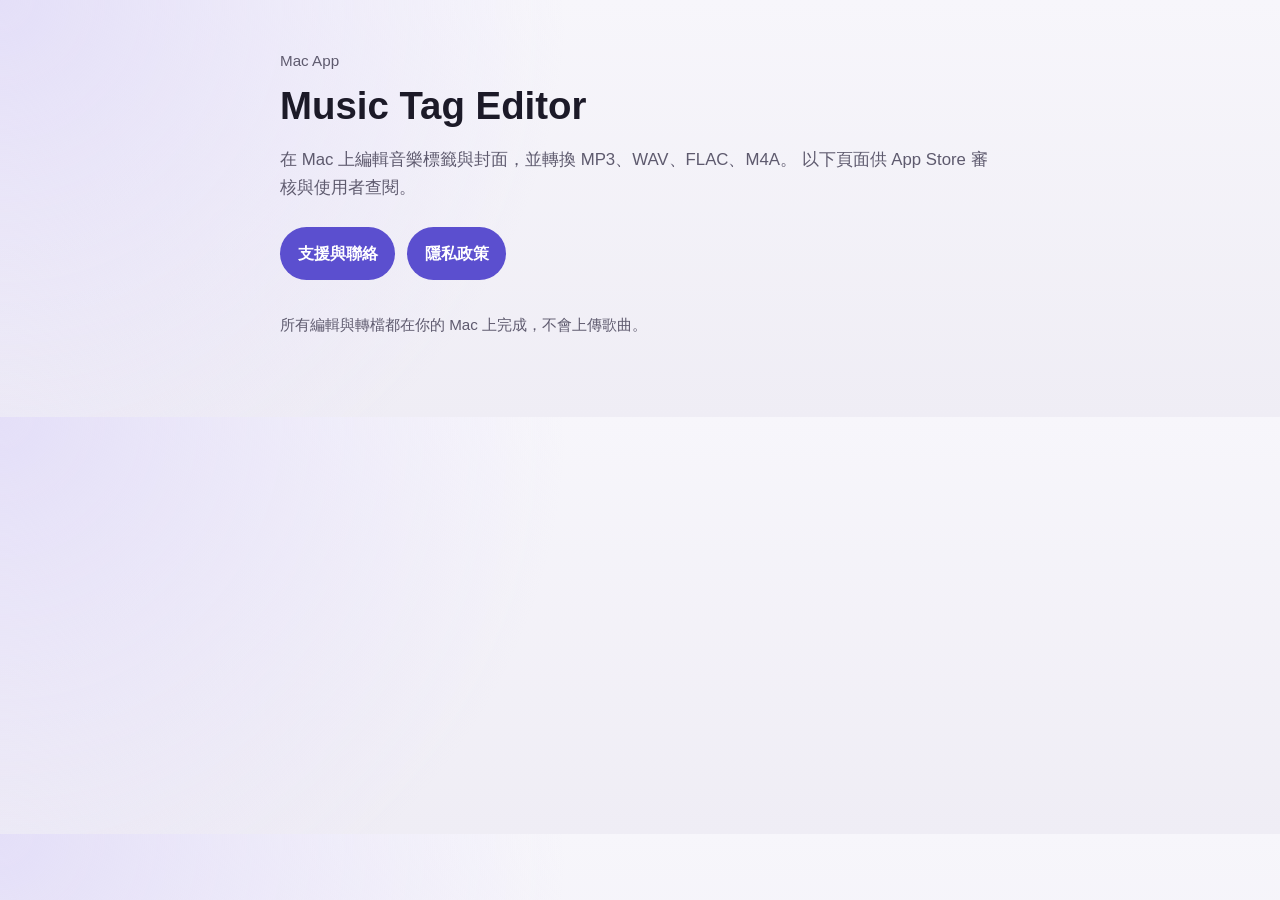
<file: index.html>
<!DOCTYPE html>
<html lang="zh-Hant">
  <head>
    <meta charset="utf-8" />
    <meta name="viewport" content="width=device-width, initial-scale=1" />
    <title>Music Tag Editor</title>
    <link rel="stylesheet" href="styles.css" />
  </head>
  <body>
    <main class="wrap">
      <p class="eyebrow">Mac App</p>
      <h1>Music Tag Editor</h1>
      <p class="lead">
        在 Mac 上編輯音樂標籤與封面，並轉換 MP3、WAV、FLAC、M4A。
        以下頁面供 App Store 審核與使用者查閱。
      </p>
      <nav class="links">
        <a href="support.html">支援與聯絡</a>
        <a href="privacy.html">隱私政策</a>
      </nav>
      <p class="note">所有編輯與轉檔都在你的 Mac 上完成，不會上傳歌曲。</p>
    </main>
  </body>
</html>
</file>
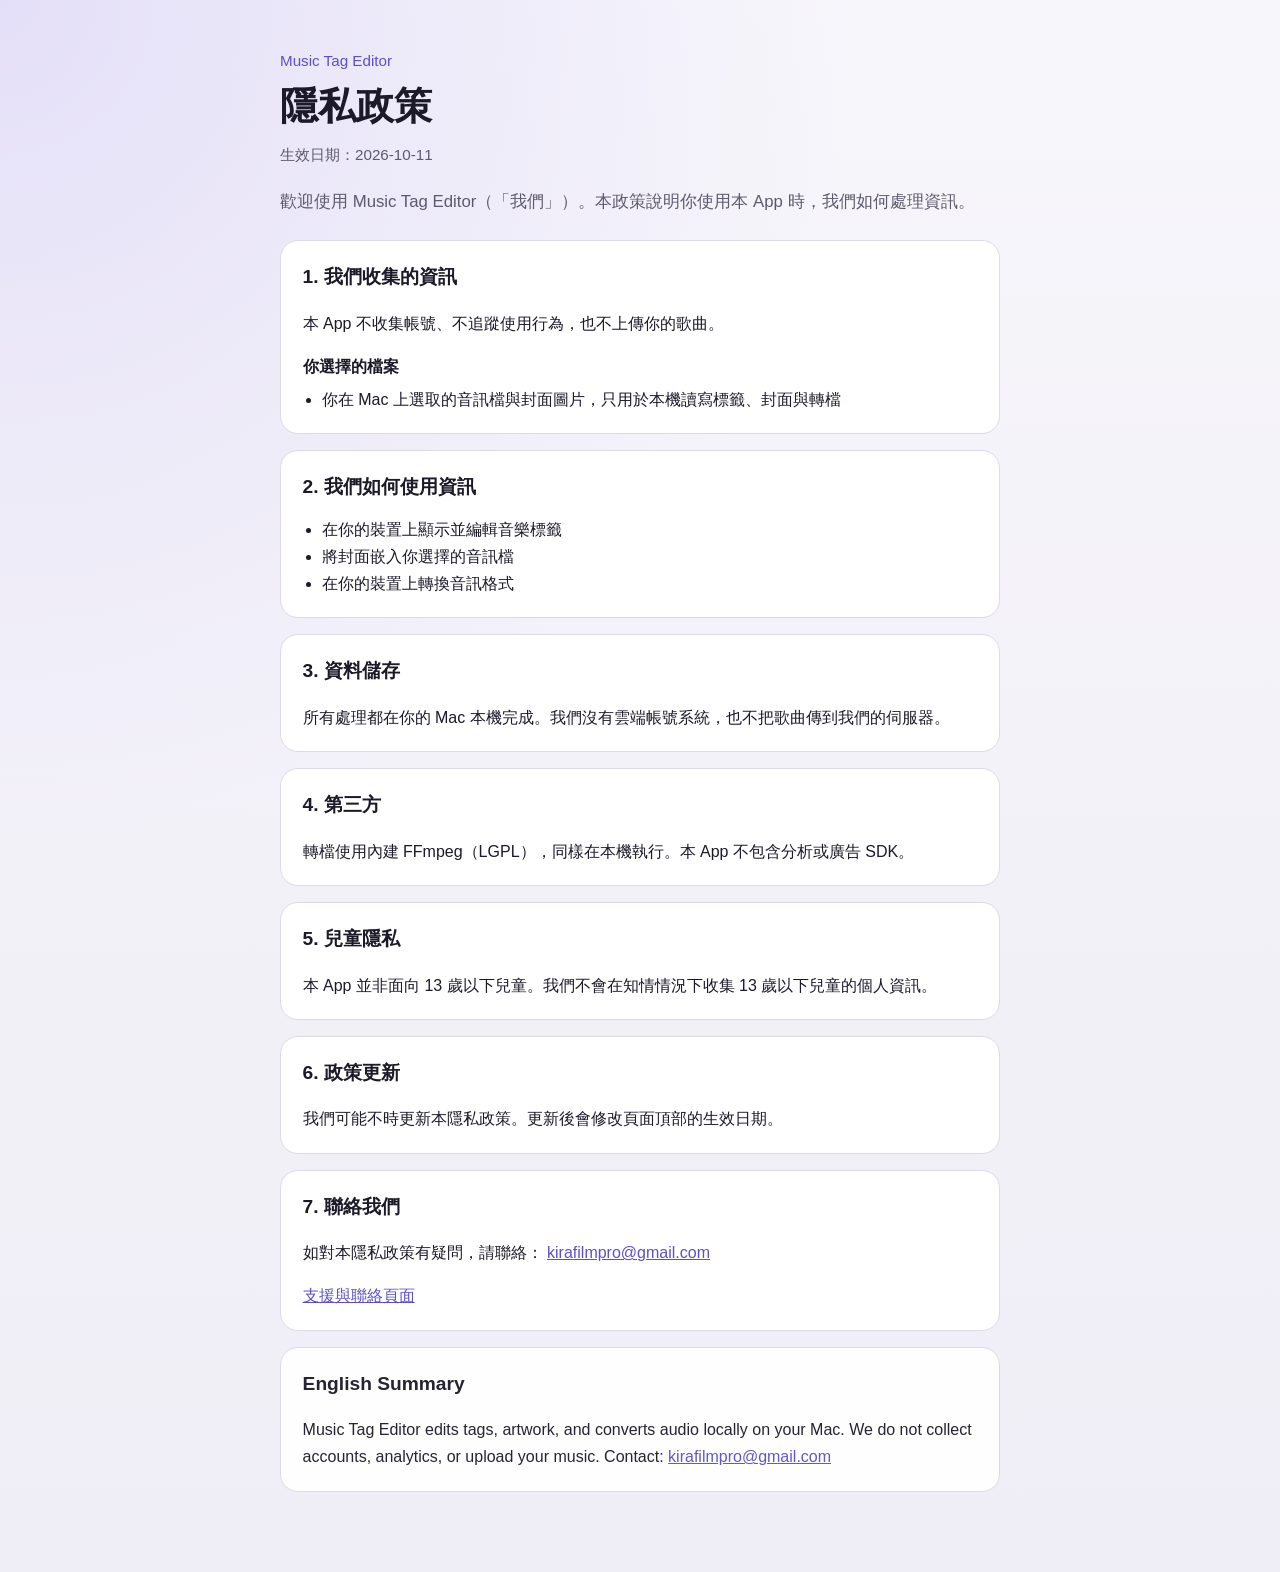
<file: privacy.html>
<!DOCTYPE html>
<html lang="zh-Hant">
  <head>
    <meta charset="utf-8" />
    <meta name="viewport" content="width=device-width, initial-scale=1" />
    <title>隱私政策｜Music Tag Editor</title>
    <link rel="stylesheet" href="styles.css" />
  </head>
  <body>
    <main class="wrap">
      <p class="eyebrow"><a href="index.html">Music Tag Editor</a></p>
      <h1>隱私政策</h1>
      <p class="meta">生效日期：2026-10-11</p>
      <p class="lead">
        歡迎使用 Music Tag Editor（「我們」）。本政策說明你使用本 App
        時，我們如何處理資訊。
      </p>

      <section class="card">
        <h2>1. 我們收集的資訊</h2>
        <p>本 App 不收集帳號、不追蹤使用行為，也不上傳你的歌曲。</p>
        <h3>你選擇的檔案</h3>
        <ul>
          <li>你在 Mac 上選取的音訊檔與封面圖片，只用於本機讀寫標籤、封面與轉檔</li>
        </ul>
      </section>

      <section class="card">
        <h2>2. 我們如何使用資訊</h2>
        <ul>
          <li>在你的裝置上顯示並編輯音樂標籤</li>
          <li>將封面嵌入你選擇的音訊檔</li>
          <li>在你的裝置上轉換音訊格式</li>
        </ul>
      </section>

      <section class="card">
        <h2>3. 資料儲存</h2>
        <p>
          所有處理都在你的 Mac 本機完成。我們沒有雲端帳號系統，也不把歌曲傳到我們的伺服器。
        </p>
      </section>

      <section class="card">
        <h2>4. 第三方</h2>
        <p>
          轉檔使用內建 FFmpeg（LGPL），同樣在本機執行。本 App 不包含分析或廣告 SDK。
        </p>
      </section>

      <section class="card">
        <h2>5. 兒童隱私</h2>
        <p>
          本 App 並非面向 13 歲以下兒童。我們不會在知情情況下收集 13
          歲以下兒童的個人資訊。
        </p>
      </section>

      <section class="card">
        <h2>6. 政策更新</h2>
        <p>
          我們可能不時更新本隱私政策。更新後會修改頁面頂部的生效日期。
        </p>
      </section>

      <section class="card">
        <h2>7. 聯絡我們</h2>
        <p>
          如對本隱私政策有疑問，請聯絡：
          <a href="mailto:kirafilmpro@gmail.com">kirafilmpro@gmail.com</a>
        </p>
        <p><a href="support.html">支援與聯絡頁面</a></p>
      </section>

      <section class="card en">
        <h2>English Summary</h2>
        <p>
          Music Tag Editor edits tags, artwork, and converts audio locally on
          your Mac. We do not collect accounts, analytics, or upload your
          music. Contact:
          <a href="mailto:kirafilmpro@gmail.com">kirafilmpro@gmail.com</a>
        </p>
      </section>
    </main>
  </body>
</html>
</file>
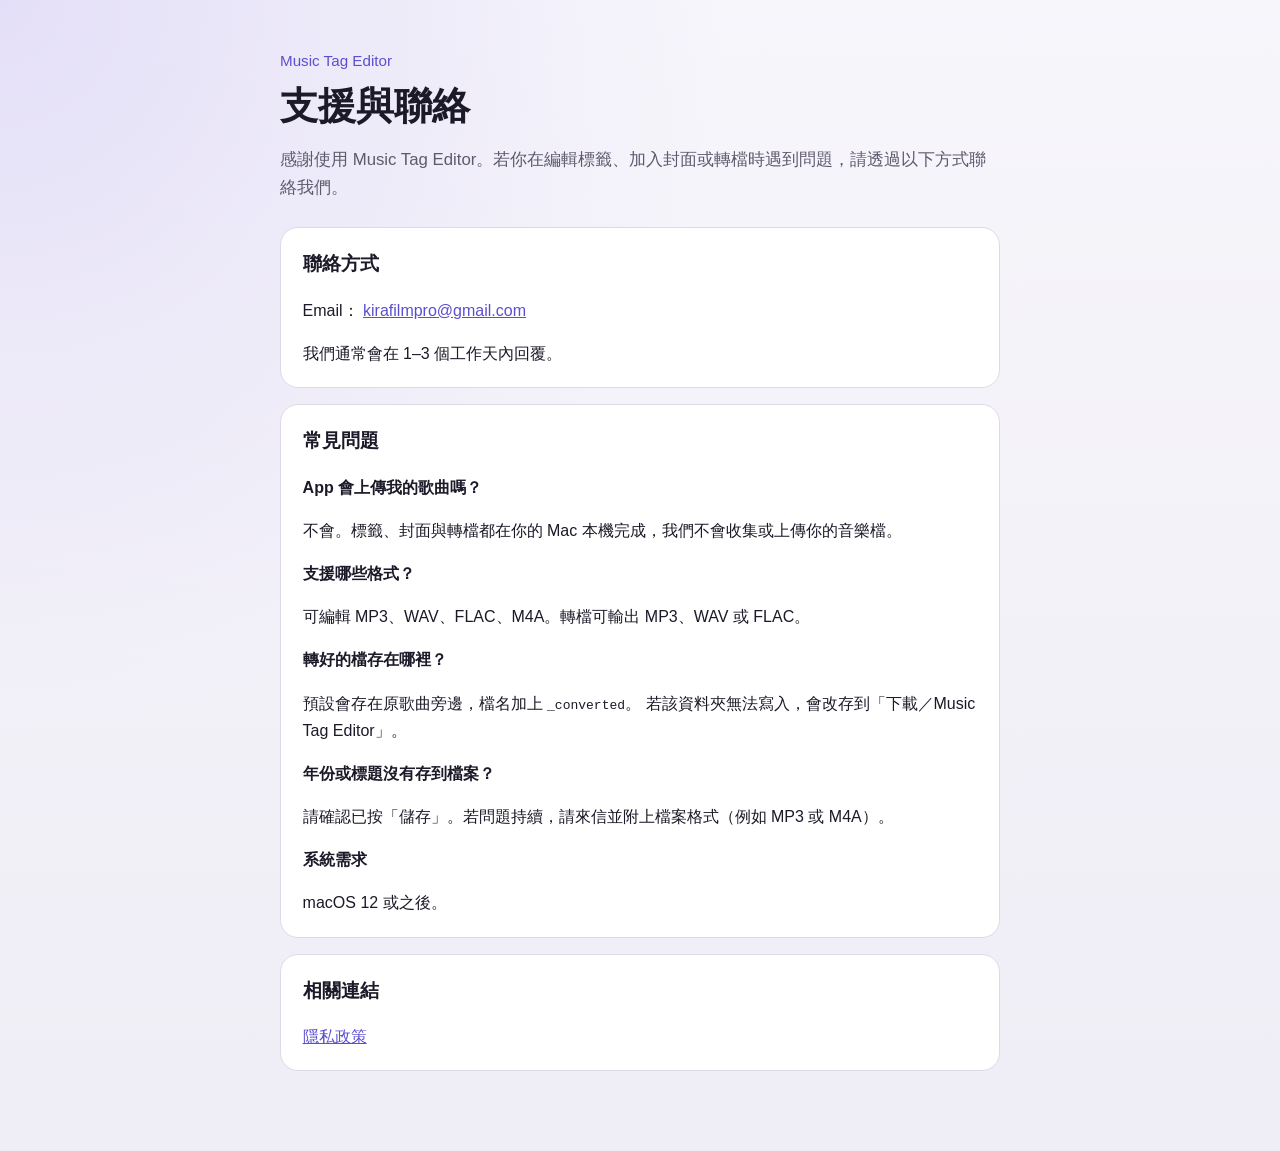
<file: support.html>
<!DOCTYPE html>
<html lang="zh-Hant">
  <head>
    <meta charset="utf-8" />
    <meta name="viewport" content="width=device-width, initial-scale=1" />
    <title>支援與聯絡｜Music Tag Editor</title>
    <link rel="stylesheet" href="styles.css" />
  </head>
  <body>
    <main class="wrap">
      <p class="eyebrow"><a href="index.html">Music Tag Editor</a></p>
      <h1>支援與聯絡</h1>
      <p class="lead">
        感謝使用 Music Tag Editor。若你在編輯標籤、加入封面或轉檔時遇到問題，請透過以下方式聯絡我們。
      </p>

      <section class="card">
        <h2>聯絡方式</h2>
        <p>
          Email：
          <a href="mailto:kirafilmpro@gmail.com">kirafilmpro@gmail.com</a>
        </p>
        <p>我們通常會在 1–3 個工作天內回覆。</p>
      </section>

      <section class="card">
        <h2>常見問題</h2>
        <h3>App 會上傳我的歌曲嗎？</h3>
        <p>
          不會。標籤、封面與轉檔都在你的 Mac 本機完成，我們不會收集或上傳你的音樂檔。
        </p>
        <h3>支援哪些格式？</h3>
        <p>
          可編輯 MP3、WAV、FLAC、M4A。轉檔可輸出 MP3、WAV 或 FLAC。
        </p>
        <h3>轉好的檔存在哪裡？</h3>
        <p>
          預設會存在原歌曲旁邊，檔名加上 <code>_converted</code>。
          若該資料夾無法寫入，會改存到「下載／Music Tag Editor」。
        </p>
        <h3>年份或標題沒有存到檔案？</h3>
        <p>
          請確認已按「儲存」。若問題持續，請來信並附上檔案格式（例如 MP3 或 M4A）。
        </p>
        <h3>系統需求</h3>
        <p>macOS 12 或之後。</p>
      </section>

      <section class="card">
        <h2>相關連結</h2>
        <p><a href="privacy.html">隱私政策</a></p>
      </section>
    </main>
  </body>
</html>
</file>
<file: styles.css>
:root {
  color-scheme: light;
  --bg: #f4f3f8;
  --ink: #1c1a28;
  --muted: #5e5a6e;
  --card: #ffffff;
  --line: #ddd9e8;
  --accent: #5b4fcf;
}

* {
  box-sizing: border-box;
}

body {
  margin: 0;
  font-family: "PingFang TC", "Noto Sans TC", "Helvetica Neue", sans-serif;
  background:
    radial-gradient(circle at top left, #e4dff8 0%, transparent 42%),
    linear-gradient(180deg, #f7f6fb 0%, #efedf5 100%);
  color: var(--ink);
  line-height: 1.7;
}

a {
  color: var(--accent);
}

.wrap {
  width: min(720px, calc(100% - 2rem));
  margin: 0 auto;
  padding: 3rem 0 4rem;
}

.eyebrow {
  margin: 0 0 0.5rem;
  color: var(--muted);
  font-size: 0.95rem;
}

.eyebrow a {
  text-decoration: none;
}

h1 {
  margin: 0 0 1rem;
  font-size: clamp(1.8rem, 4vw, 2.4rem);
  line-height: 1.25;
}

h2 {
  margin: 0 0 0.75rem;
  font-size: 1.2rem;
}

h3 {
  margin: 1rem 0 0.35rem;
  font-size: 1rem;
}

.lead,
.meta,
.note {
  color: var(--muted);
}

.lead {
  margin: 0 0 1.5rem;
  font-size: 1.05rem;
}

.meta {
  margin: -0.25rem 0 1.25rem;
  font-size: 0.95rem;
}

.links {
  display: flex;
  flex-wrap: wrap;
  gap: 0.75rem;
  margin-bottom: 1.5rem;
}

.links a {
  display: inline-block;
  padding: 0.8rem 1.1rem;
  border-radius: 999px;
  background: var(--accent);
  color: white;
  text-decoration: none;
  font-weight: 600;
}

.card {
  background: var(--card);
  border: 1px solid var(--line);
  border-radius: 18px;
  padding: 1.25rem 1.35rem;
  margin: 0 0 1rem;
}

.card ul {
  margin: 0.35rem 0 0;
  padding-left: 1.2rem;
}

.card p:last-child,
.card ul:last-child {
  margin-bottom: 0;
}

.en {
  opacity: 0.95;
}

.note {
  margin-top: 2rem;
  font-size: 0.95rem;
}
</file>
